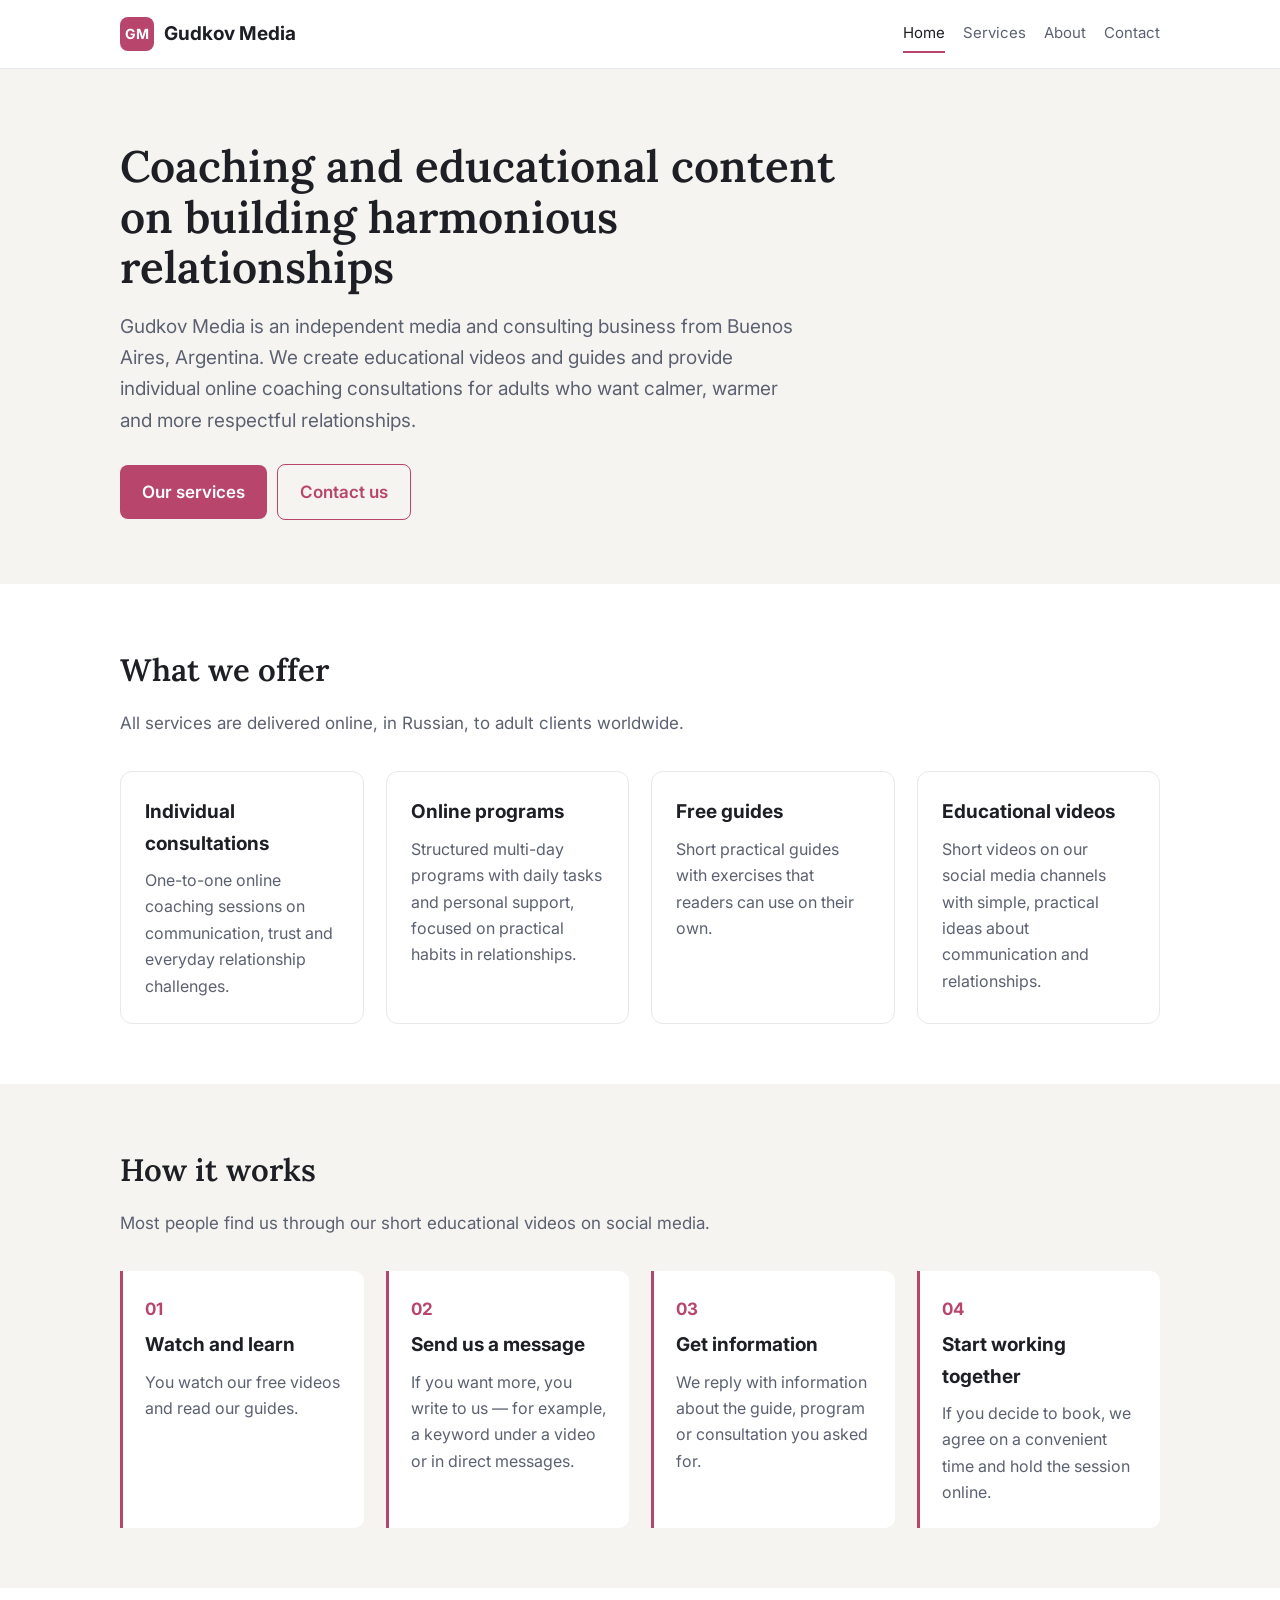
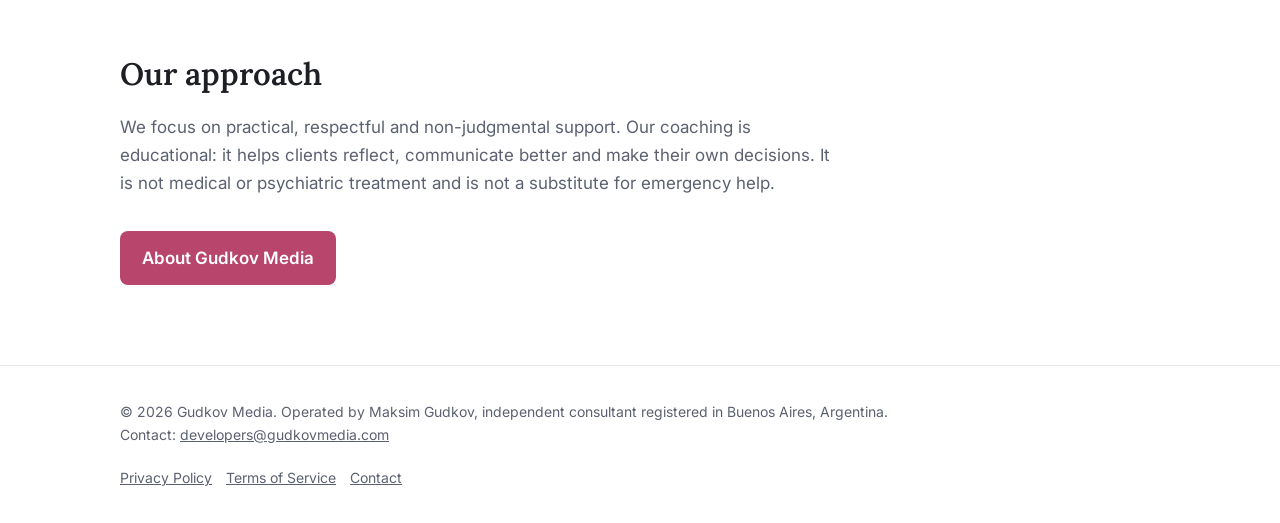
<file: index.html>
<!doctype html>
<html lang="en"><head><meta charset="utf-8"><meta name="viewport" content="width=device-width,initial-scale=1">
<title>Gudkov Media — Coaching on building harmonious relationships</title><meta name="description" content="Gudkov Media provides online coaching consultations, programs and educational content on building harmonious relationships.">
<link rel="preconnect" href="https://fonts.googleapis.com"><link rel="preconnect" href="https://fonts.gstatic.com" crossorigin>
<link href="https://fonts.googleapis.com/css2?family=Inter:wght@400;600;700&family=Lora:wght@600&display=swap" rel="stylesheet">
<link rel="stylesheet" href="/style.css"><link rel="icon" href="/favicon.png">
</head><body>
<header><div class="wrap bar"><a class="logo" href="/"><span class="mark">GM</span>Gudkov Media</a><nav><a href="/" class="on">Home</a><a href="/services.html" class="">Services</a><a href="/about.html" class="">About</a><a href="/contact.html" class="">Contact</a></nav></div></header>
<main>
<div class="hero"><div class="wrap">
<h1>Coaching and educational content on building harmonious relationships</h1>
<p>Gudkov Media is an independent media and consulting business from Buenos Aires, Argentina. We create educational videos and guides and provide individual online coaching consultations for adults who want calmer, warmer and more respectful relationships.</p>
<a class="btn" href="/services.html">Our services</a><a class="btn ghost" href="/contact.html">Contact us</a>
</div></div>

<section><div class="wrap">
<h2>What we offer</h2>
<p class="lead">All services are delivered online, in Russian, to adult clients worldwide.</p>
<div class="grid">
<div class="card"><h3>Individual consultations</h3><p>One-to-one online coaching sessions on communication, trust and everyday relationship challenges.</p></div>
<div class="card"><h3>Online programs</h3><p>Structured multi-day programs with daily tasks and personal support, focused on practical habits in relationships.</p></div>
<div class="card"><h3>Free guides</h3><p>Short practical guides with exercises that readers can use on their own.</p></div>
<div class="card"><h3>Educational videos</h3><p>Short videos on our social media channels with simple, practical ideas about communication and relationships.</p></div>
</div></div></section>

<section class="alt"><div class="wrap">
<h2>How it works</h2>
<p class="lead">Most people find us through our short educational videos on social media.</p>
<div class="steps">
<div class="step"><h3>Watch and learn</h3><p>You watch our free videos and read our guides.</p></div>
<div class="step"><h3>Send us a message</h3><p>If you want more, you write to us — for example, a keyword under a video or in direct messages.</p></div>
<div class="step"><h3>Get information</h3><p>We reply with information about the guide, program or consultation you asked for.</p></div>
<div class="step"><h3>Start working together</h3><p>If you decide to book, we agree on a convenient time and hold the session online.</p></div>
</div></div></section>

<section><div class="wrap">
<h2>Our approach</h2>
<p class="lead">We focus on practical, respectful and non-judgmental support. Our coaching is educational: it helps clients reflect, communicate better and make their own decisions. It is not medical or psychiatric treatment and is not a substitute for emergency help.</p>
<a class="btn" href="/about.html">About Gudkov Media</a>
</div></section>

</main>
<footer><div class="wrap fgrid">
<div>&copy; 2026 Gudkov Media. Operated by Maksim Gudkov, independent consultant registered in Buenos Aires, Argentina.<br>Contact: <a href="mailto:developers@gudkovmedia.com">developers@gudkovmedia.com</a></div>
<div><a href="/privacy.html">Privacy Policy</a><a href="/terms.html">Terms of Service</a><a href="/contact.html">Contact</a></div>
</div></footer>
</body></html>
</file>
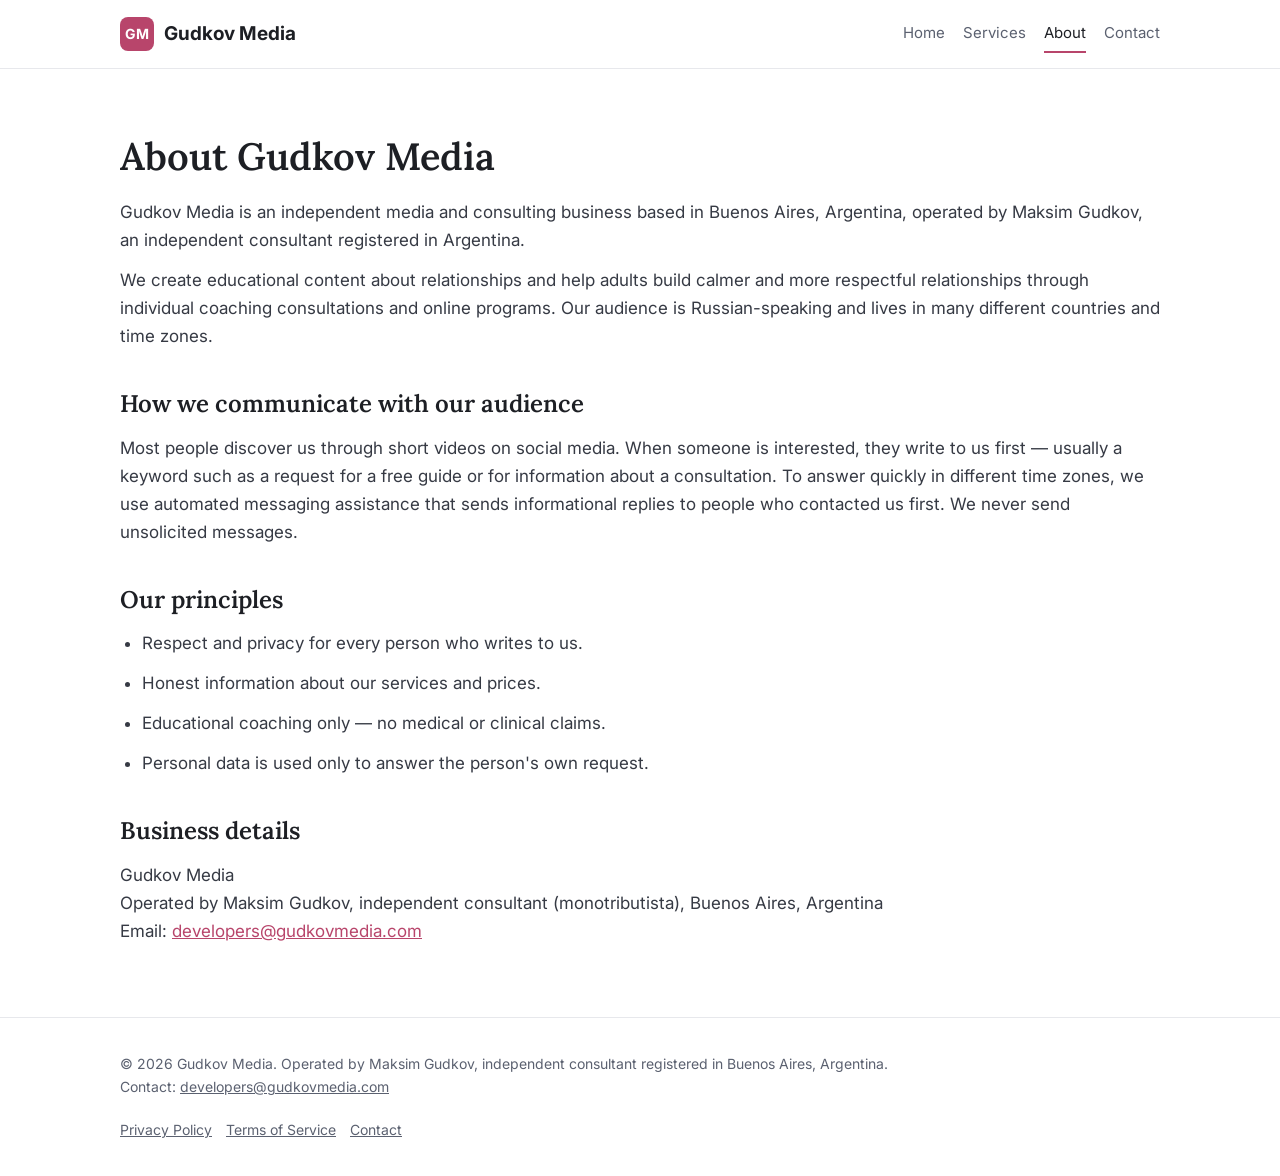
<file: about.html>
<!doctype html>
<html lang="en"><head><meta charset="utf-8"><meta name="viewport" content="width=device-width,initial-scale=1">
<title>About — Gudkov Media</title><meta name="description" content="About Gudkov Media, an independent media and coaching business from Buenos Aires, Argentina.">
<link rel="preconnect" href="https://fonts.googleapis.com"><link rel="preconnect" href="https://fonts.gstatic.com" crossorigin>
<link href="https://fonts.googleapis.com/css2?family=Inter:wght@400;600;700&family=Lora:wght@600&display=swap" rel="stylesheet">
<link rel="stylesheet" href="/style.css"><link rel="icon" href="/favicon.png">
</head><body>
<header><div class="wrap bar"><a class="logo" href="/"><span class="mark">GM</span>Gudkov Media</a><nav><a href="/" class="">Home</a><a href="/services.html" class="">Services</a><a href="/about.html" class="on">About</a><a href="/contact.html" class="">Contact</a></nav></div></header>
<main>
<div class="page"><div class="wrap">
<h1>About Gudkov Media</h1>
<p>Gudkov Media is an independent media and consulting business based in Buenos Aires, Argentina, operated by Maksim Gudkov, an independent consultant registered in Argentina.</p>
<p>We create educational content about relationships and help adults build calmer and more respectful relationships through individual coaching consultations and online programs. Our audience is Russian-speaking and lives in many different countries and time zones.</p>

<h2>How we communicate with our audience</h2>
<p>Most people discover us through short videos on social media. When someone is interested, they write to us first — usually a keyword such as a request for a free guide or for information about a consultation. To answer quickly in different time zones, we use automated messaging assistance that sends informational replies to people who contacted us first. We never send unsolicited messages.</p>

<h2>Our principles</h2>
<ul>
<li>Respect and privacy for every person who writes to us.</li>
<li>Honest information about our services and prices.</li>
<li>Educational coaching only — no medical or clinical claims.</li>
<li>Personal data is used only to answer the person's own request.</li>
</ul>

<h2>Business details</h2>
<p>Gudkov Media<br>Operated by Maksim Gudkov, independent consultant (monotributista), Buenos Aires, Argentina<br>Email: <a href="mailto:developers@gudkovmedia.com">developers@gudkovmedia.com</a></p>
</div></div>

</main>
<footer><div class="wrap fgrid">
<div>&copy; 2026 Gudkov Media. Operated by Maksim Gudkov, independent consultant registered in Buenos Aires, Argentina.<br>Contact: <a href="mailto:developers@gudkovmedia.com">developers@gudkovmedia.com</a></div>
<div><a href="/privacy.html">Privacy Policy</a><a href="/terms.html">Terms of Service</a><a href="/contact.html">Contact</a></div>
</div></footer>
</body></html>
</file>
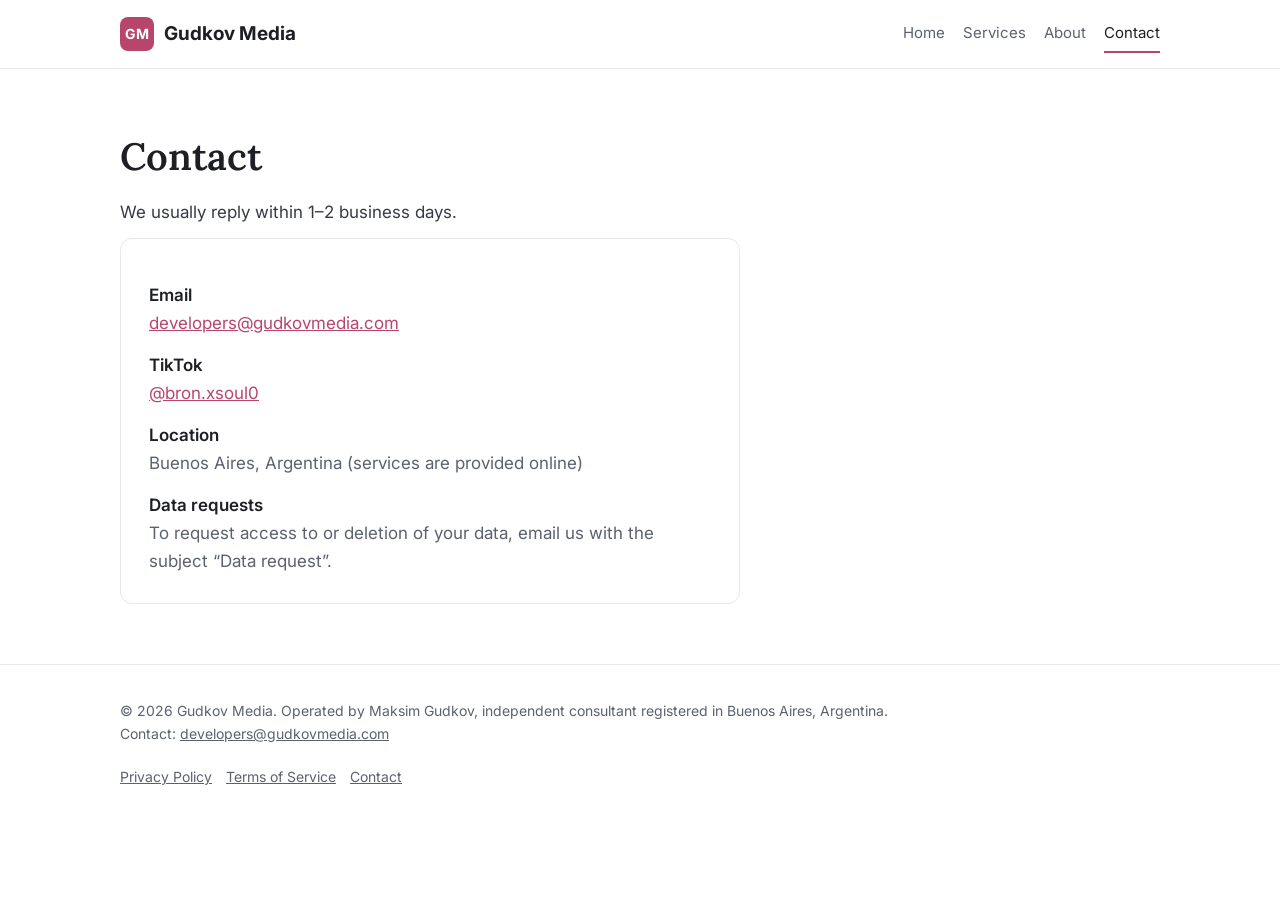
<file: contact.html>
<!doctype html>
<html lang="en"><head><meta charset="utf-8"><meta name="viewport" content="width=device-width,initial-scale=1">
<title>Contact — Gudkov Media</title><meta name="description" content="Contact Gudkov Media.">
<link rel="preconnect" href="https://fonts.googleapis.com"><link rel="preconnect" href="https://fonts.gstatic.com" crossorigin>
<link href="https://fonts.googleapis.com/css2?family=Inter:wght@400;600;700&family=Lora:wght@600&display=swap" rel="stylesheet">
<link rel="stylesheet" href="/style.css"><link rel="icon" href="/favicon.png">
</head><body>
<header><div class="wrap bar"><a class="logo" href="/"><span class="mark">GM</span>Gudkov Media</a><nav><a href="/" class="">Home</a><a href="/services.html" class="">Services</a><a href="/about.html" class="">About</a><a href="/contact.html" class="on">Contact</a></nav></div></header>
<main>
<div class="page"><div class="wrap">
<h1>Contact</h1>
<p>We usually reply within 1–2 business days.</p>
<div class="contact-box"><dl>
<dt>Email</dt><dd><a href="mailto:developers@gudkovmedia.com">developers@gudkovmedia.com</a></dd>
<dt>TikTok</dt><dd><a href="https://www.tiktok.com/@bron.xsoul0" rel="noopener">@bron.xsoul0</a></dd>
<dt>Location</dt><dd>Buenos Aires, Argentina (services are provided online)</dd>
<dt>Data requests</dt><dd>To request access to or deletion of your data, email us with the subject “Data request”.</dd>
</dl></div>
</div></div>

</main>
<footer><div class="wrap fgrid">
<div>&copy; 2026 Gudkov Media. Operated by Maksim Gudkov, independent consultant registered in Buenos Aires, Argentina.<br>Contact: <a href="mailto:developers@gudkovmedia.com">developers@gudkovmedia.com</a></div>
<div><a href="/privacy.html">Privacy Policy</a><a href="/terms.html">Terms of Service</a><a href="/contact.html">Contact</a></div>
</div></footer>
</body></html>
</file>
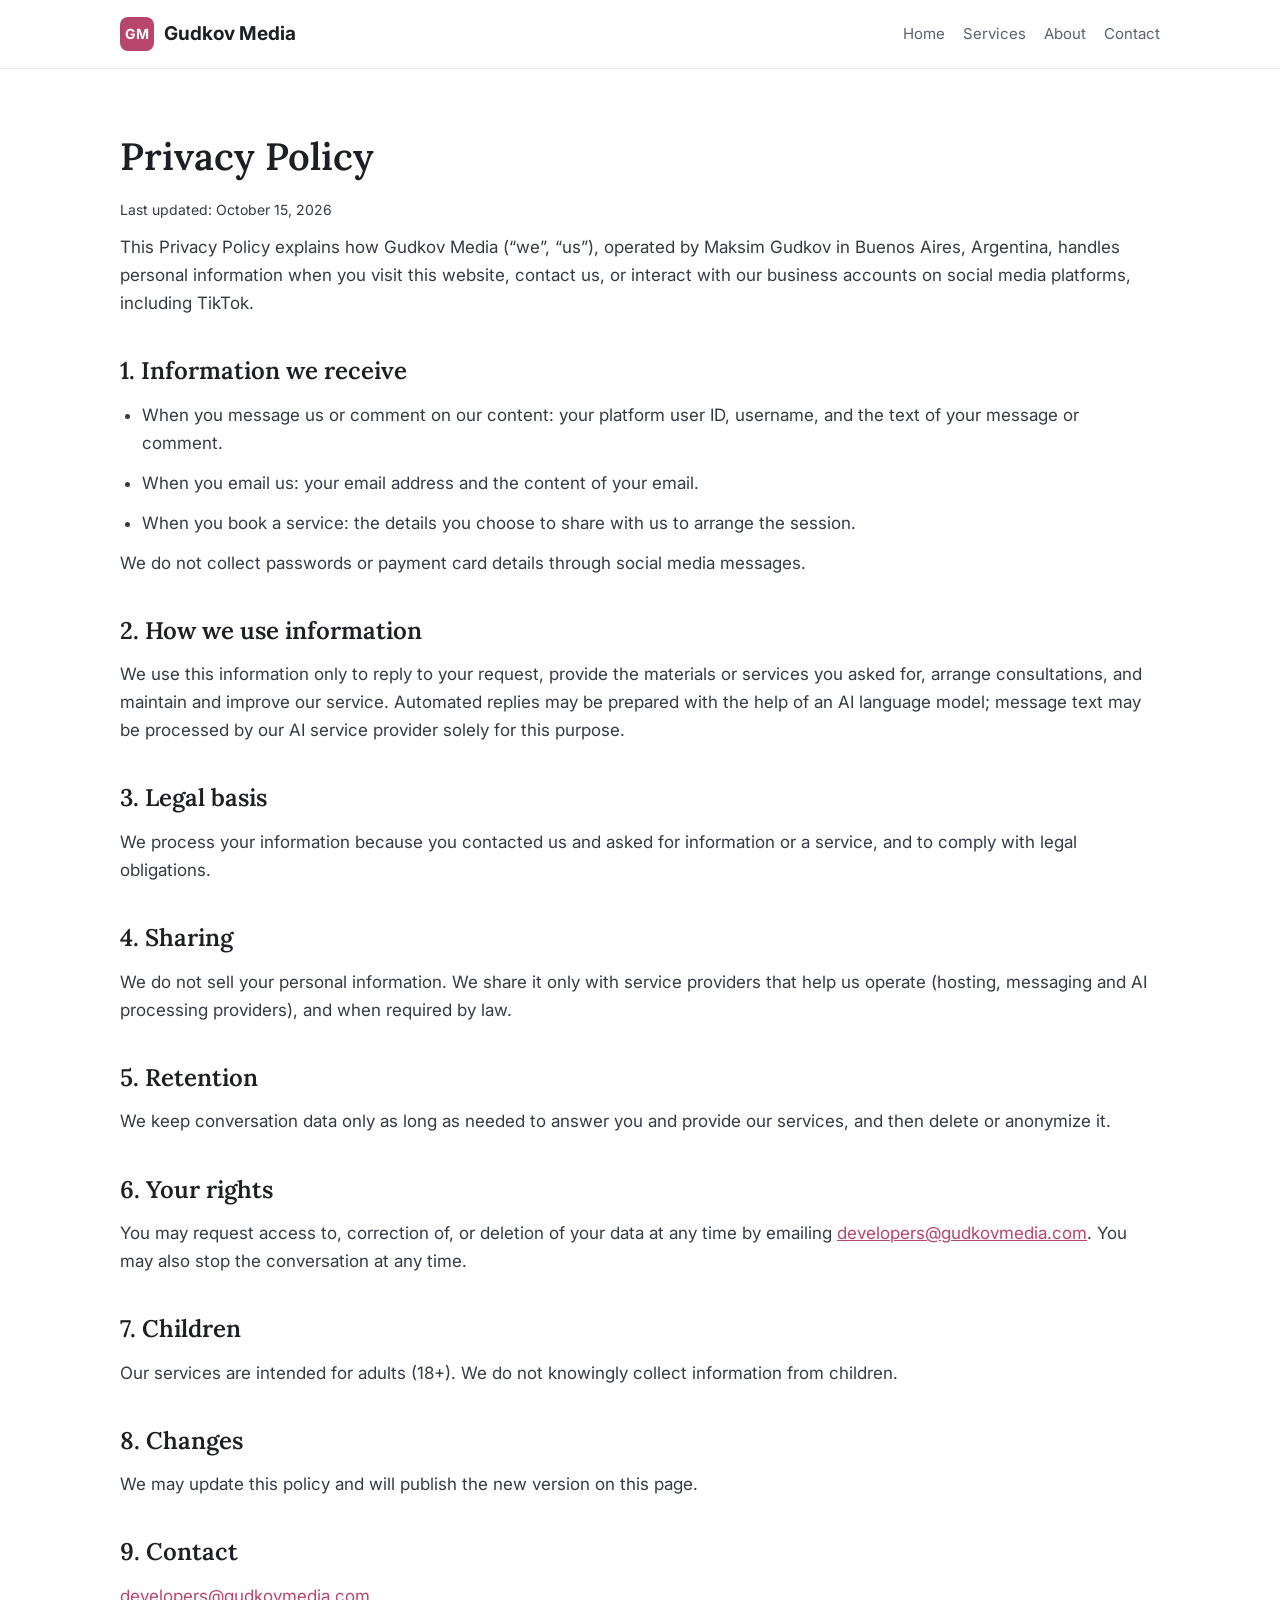
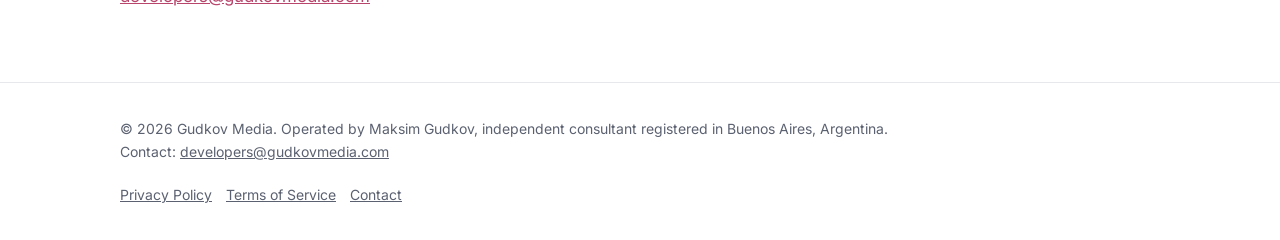
<file: privacy.html>
<!doctype html>
<html lang="en"><head><meta charset="utf-8"><meta name="viewport" content="width=device-width,initial-scale=1">
<title>Privacy Policy — Gudkov Media</title><meta name="description" content="Privacy Policy of Gudkov Media.">
<link rel="preconnect" href="https://fonts.googleapis.com"><link rel="preconnect" href="https://fonts.gstatic.com" crossorigin>
<link href="https://fonts.googleapis.com/css2?family=Inter:wght@400;600;700&family=Lora:wght@600&display=swap" rel="stylesheet">
<link rel="stylesheet" href="/style.css"><link rel="icon" href="/favicon.png">
</head><body>
<header><div class="wrap bar"><a class="logo" href="/"><span class="mark">GM</span>Gudkov Media</a><nav><a href="/" class="">Home</a><a href="/services.html" class="">Services</a><a href="/about.html" class="">About</a><a href="/contact.html" class="">Contact</a></nav></div></header>
<main>
<div class="page"><div class="wrap">
<h1>Privacy Policy</h1><p class="note">Last updated: October 15, 2026</p>
<p>This Privacy Policy explains how Gudkov Media (“we”, “us”), operated by Maksim Gudkov in Buenos Aires, Argentina, handles personal information when you visit this website, contact us, or interact with our business accounts on social media platforms, including TikTok.</p>
<h2>1. Information we receive</h2>
<ul><li>When you message us or comment on our content: your platform user ID, username, and the text of your message or comment.</li>
<li>When you email us: your email address and the content of your email.</li>
<li>When you book a service: the details you choose to share with us to arrange the session.</li></ul>
<p>We do not collect passwords or payment card details through social media messages.</p>
<h2>2. How we use information</h2>
<p>We use this information only to reply to your request, provide the materials or services you asked for, arrange consultations, and maintain and improve our service. Automated replies may be prepared with the help of an AI language model; message text may be processed by our AI service provider solely for this purpose.</p>
<h2>3. Legal basis</h2><p>We process your information because you contacted us and asked for information or a service, and to comply with legal obligations.</p>
<h2>4. Sharing</h2><p>We do not sell your personal information. We share it only with service providers that help us operate (hosting, messaging and AI processing providers), and when required by law.</p>
<h2>5. Retention</h2><p>We keep conversation data only as long as needed to answer you and provide our services, and then delete or anonymize it.</p>
<h2>6. Your rights</h2><p>You may request access to, correction of, or deletion of your data at any time by emailing <a href="mailto:developers@gudkovmedia.com">developers@gudkovmedia.com</a>. You may also stop the conversation at any time.</p>
<h2>7. Children</h2><p>Our services are intended for adults (18+). We do not knowingly collect information from children.</p>
<h2>8. Changes</h2><p>We may update this policy and will publish the new version on this page.</p>
<h2>9. Contact</h2><p><a href="mailto:developers@gudkovmedia.com">developers@gudkovmedia.com</a></p>
</div></div>

</main>
<footer><div class="wrap fgrid">
<div>&copy; 2026 Gudkov Media. Operated by Maksim Gudkov, independent consultant registered in Buenos Aires, Argentina.<br>Contact: <a href="mailto:developers@gudkovmedia.com">developers@gudkovmedia.com</a></div>
<div><a href="/privacy.html">Privacy Policy</a><a href="/terms.html">Terms of Service</a><a href="/contact.html">Contact</a></div>
</div></footer>
</body></html>
</file>
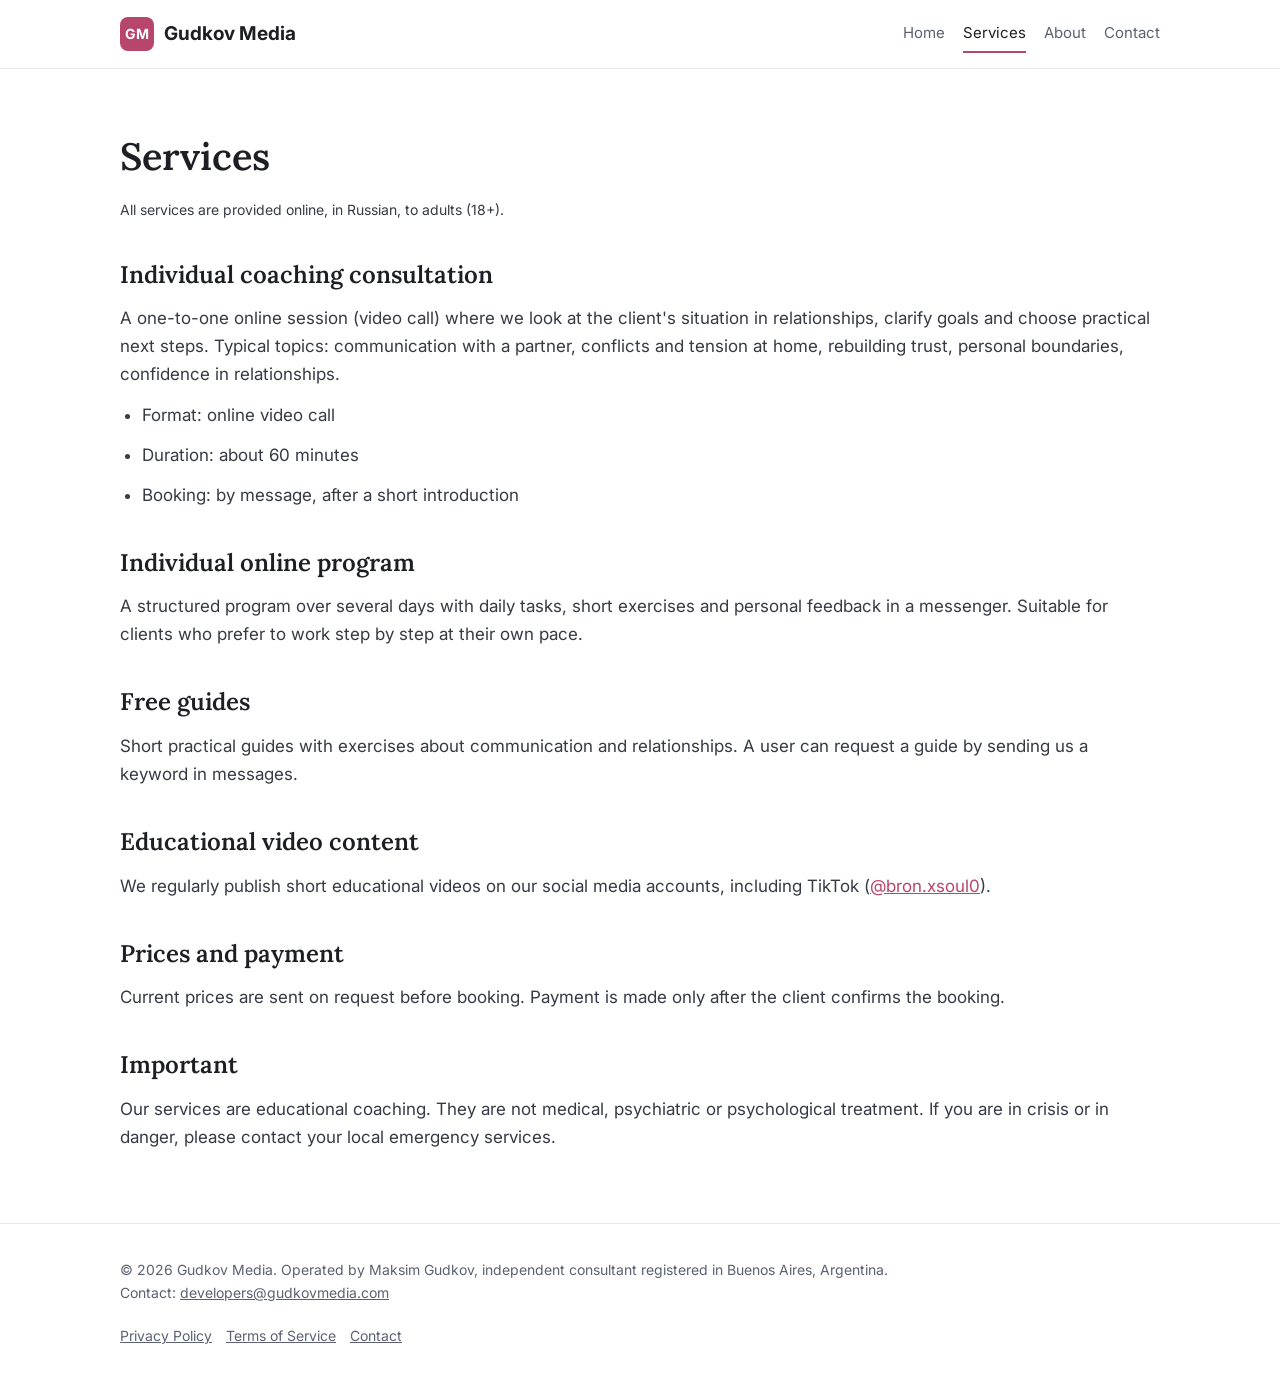
<file: services.html>
<!doctype html>
<html lang="en"><head><meta charset="utf-8"><meta name="viewport" content="width=device-width,initial-scale=1">
<title>Services — Gudkov Media</title><meta name="description" content="Online coaching consultations, programs, guides and educational videos on building harmonious relationships.">
<link rel="preconnect" href="https://fonts.googleapis.com"><link rel="preconnect" href="https://fonts.gstatic.com" crossorigin>
<link href="https://fonts.googleapis.com/css2?family=Inter:wght@400;600;700&family=Lora:wght@600&display=swap" rel="stylesheet">
<link rel="stylesheet" href="/style.css"><link rel="icon" href="/favicon.png">
</head><body>
<header><div class="wrap bar"><a class="logo" href="/"><span class="mark">GM</span>Gudkov Media</a><nav><a href="/" class="">Home</a><a href="/services.html" class="on">Services</a><a href="/about.html" class="">About</a><a href="/contact.html" class="">Contact</a></nav></div></header>
<main>
<div class="page"><div class="wrap">
<h1>Services</h1>
<p class="note">All services are provided online, in Russian, to adults (18+).</p>

<h2>Individual coaching consultation</h2>
<p>A one-to-one online session (video call) where we look at the client's situation in relationships, clarify goals and choose practical next steps. Typical topics: communication with a partner, conflicts and tension at home, rebuilding trust, personal boundaries, confidence in relationships.</p>
<ul><li>Format: online video call</li><li>Duration: about 60 minutes</li><li>Booking: by message, after a short introduction</li></ul>

<h2>Individual online program</h2>
<p>A structured program over several days with daily tasks, short exercises and personal feedback in a messenger. Suitable for clients who prefer to work step by step at their own pace.</p>

<h2>Free guides</h2>
<p>Short practical guides with exercises about communication and relationships. A user can request a guide by sending us a keyword in messages.</p>

<h2>Educational video content</h2>
<p>We regularly publish short educational videos on our social media accounts, including TikTok (<a href="https://www.tiktok.com/@bron.xsoul0" rel="noopener">@bron.xsoul0</a>).</p>

<h2>Prices and payment</h2>
<p>Current prices are sent on request before booking. Payment is made only after the client confirms the booking.</p>

<h2>Important</h2>
<p>Our services are educational coaching. They are not medical, psychiatric or psychological treatment. If you are in crisis or in danger, please contact your local emergency services.</p>
</div></div>

</main>
<footer><div class="wrap fgrid">
<div>&copy; 2026 Gudkov Media. Operated by Maksim Gudkov, independent consultant registered in Buenos Aires, Argentina.<br>Contact: <a href="mailto:developers@gudkovmedia.com">developers@gudkovmedia.com</a></div>
<div><a href="/privacy.html">Privacy Policy</a><a href="/terms.html">Terms of Service</a><a href="/contact.html">Contact</a></div>
</div></footer>
</body></html>
</file>
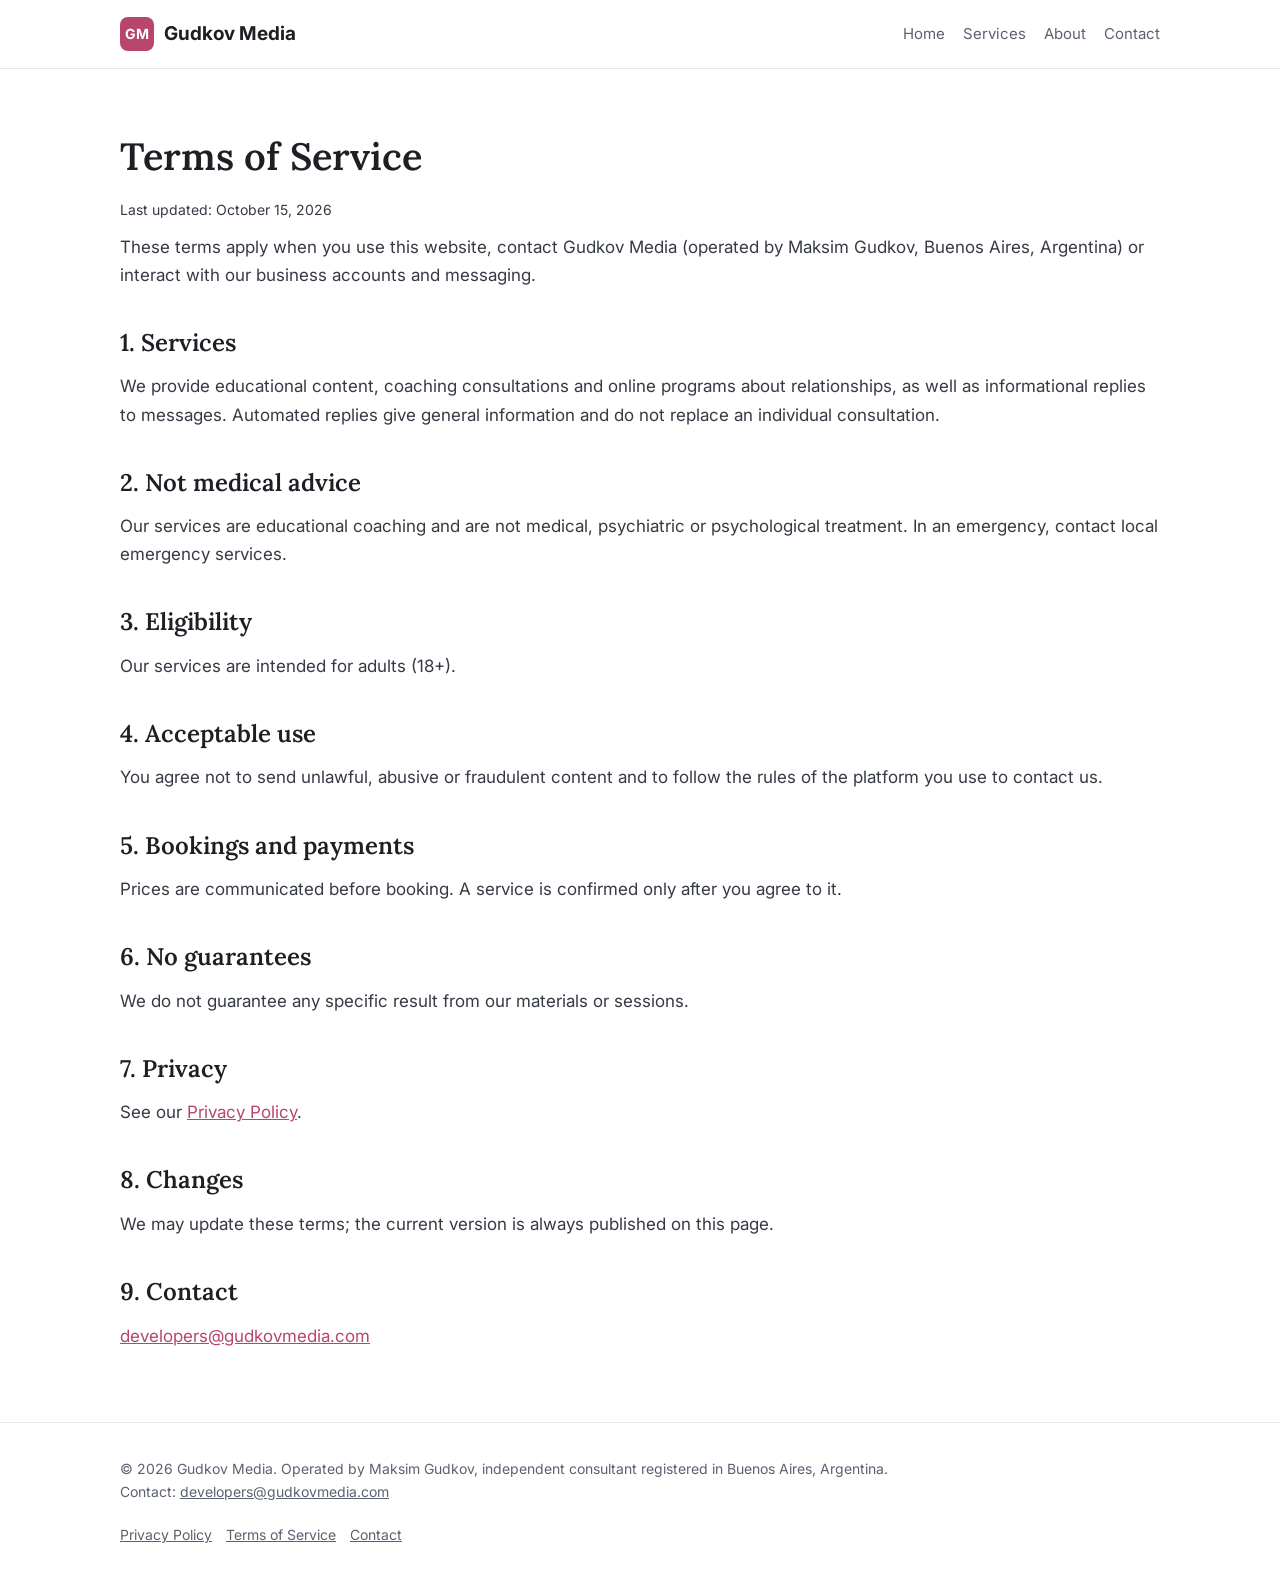
<file: terms.html>
<!doctype html>
<html lang="en"><head><meta charset="utf-8"><meta name="viewport" content="width=device-width,initial-scale=1">
<title>Terms of Service — Gudkov Media</title><meta name="description" content="Terms of Service of Gudkov Media.">
<link rel="preconnect" href="https://fonts.googleapis.com"><link rel="preconnect" href="https://fonts.gstatic.com" crossorigin>
<link href="https://fonts.googleapis.com/css2?family=Inter:wght@400;600;700&family=Lora:wght@600&display=swap" rel="stylesheet">
<link rel="stylesheet" href="/style.css"><link rel="icon" href="/favicon.png">
</head><body>
<header><div class="wrap bar"><a class="logo" href="/"><span class="mark">GM</span>Gudkov Media</a><nav><a href="/" class="">Home</a><a href="/services.html" class="">Services</a><a href="/about.html" class="">About</a><a href="/contact.html" class="">Contact</a></nav></div></header>
<main>
<div class="page"><div class="wrap">
<h1>Terms of Service</h1><p class="note">Last updated: October 15, 2026</p>
<p>These terms apply when you use this website, contact Gudkov Media (operated by Maksim Gudkov, Buenos Aires, Argentina) or interact with our business accounts and messaging.</p>
<h2>1. Services</h2><p>We provide educational content, coaching consultations and online programs about relationships, as well as informational replies to messages. Automated replies give general information and do not replace an individual consultation.</p>
<h2>2. Not medical advice</h2><p>Our services are educational coaching and are not medical, psychiatric or psychological treatment. In an emergency, contact local emergency services.</p>
<h2>3. Eligibility</h2><p>Our services are intended for adults (18+).</p>
<h2>4. Acceptable use</h2><p>You agree not to send unlawful, abusive or fraudulent content and to follow the rules of the platform you use to contact us.</p>
<h2>5. Bookings and payments</h2><p>Prices are communicated before booking. A service is confirmed only after you agree to it.</p>
<h2>6. No guarantees</h2><p>We do not guarantee any specific result from our materials or sessions.</p>
<h2>7. Privacy</h2><p>See our <a href="/privacy.html">Privacy Policy</a>.</p>
<h2>8. Changes</h2><p>We may update these terms; the current version is always published on this page.</p>
<h2>9. Contact</h2><p><a href="mailto:developers@gudkovmedia.com">developers@gudkovmedia.com</a></p>
</div></div>

</main>
<footer><div class="wrap fgrid">
<div>&copy; 2026 Gudkov Media. Operated by Maksim Gudkov, independent consultant registered in Buenos Aires, Argentina.<br>Contact: <a href="mailto:developers@gudkovmedia.com">developers@gudkovmedia.com</a></div>
<div><a href="/privacy.html">Privacy Policy</a><a href="/terms.html">Terms of Service</a><a href="/contact.html">Contact</a></div>
</div></footer>
</body></html>
</file>
<file: style.css>
:root{--ink:#1d1f24;--muted:#5b6170;--line:#e7e8ec;--bg:#ffffff;--soft:#f6f4f1;--accent:#b8456b;--accent-ink:#ffffff}
*{box-sizing:border-box;margin:0;padding:0}
body{font-family:'Inter',system-ui,-apple-system,Segoe UI,Roboto,Arial,sans-serif;color:var(--ink);background:var(--bg);line-height:1.65;font-size:17px}
a{color:var(--accent)}
.wrap{max-width:1080px;margin:0 auto;padding:0 20px}
header{border-bottom:1px solid var(--line);background:#fff;position:sticky;top:0;z-index:5}
.bar{display:flex;align-items:center;justify-content:space-between;gap:16px;min-height:68px;flex-wrap:wrap}
.logo{display:flex;align-items:center;gap:10px;font-weight:700;font-size:19px;color:var(--ink);text-decoration:none}
.logo span.mark{width:34px;height:34px;border-radius:8px;background:var(--accent);color:#fff;display:flex;align-items:center;justify-content:center;font-size:14px;letter-spacing:.5px}
nav{display:flex;gap:18px;flex-wrap:wrap}
nav a{color:var(--muted);text-decoration:none;font-size:15px;padding:6px 0}
nav a.on,nav a:hover{color:var(--ink);border-bottom:2px solid var(--accent)}
.hero{background:var(--soft);padding:72px 0 64px}
.hero h1{font-family:'Lora',Georgia,serif;font-size:44px;line-height:1.15;max-width:760px;margin-bottom:18px;font-weight:600}
.hero p{font-size:19px;color:var(--muted);max-width:680px;margin-bottom:28px}
.btn{display:inline-block;background:var(--accent);color:var(--accent-ink);padding:13px 22px;border-radius:8px;text-decoration:none;font-weight:600}
.btn.ghost{background:transparent;color:var(--accent);border:1.5px solid var(--accent);margin-left:10px}
section{padding:60px 0}
section.alt{background:var(--soft)}
h2{font-family:'Lora',Georgia,serif;font-size:31px;margin-bottom:14px;font-weight:600}
h3{font-size:19px;margin-bottom:8px}
.lead{color:var(--muted);max-width:720px;margin-bottom:34px}
.grid{display:grid;grid-template-columns:repeat(auto-fit,minmax(240px,1fr));gap:22px}
.card{border:1px solid var(--line);border-radius:12px;padding:24px;background:#fff}
.card p{color:var(--muted);font-size:16px}
.steps{counter-reset:s;display:grid;grid-template-columns:repeat(auto-fit,minmax(220px,1fr));gap:22px}
.step{position:relative;padding:24px 22px 22px 22px;border-left:3px solid var(--accent);background:#fff;border-radius:0 10px 10px 0}
.step:before{counter-increment:s;content:"0" counter(s);font-weight:700;color:var(--accent);display:block;margin-bottom:6px}
.step p{color:var(--muted);font-size:16px}
.page{padding:56px 0 40px}
.page h1{font-family:'Lora',Georgia,serif;font-size:38px;margin-bottom:10px;font-weight:600}
.page h2{font-size:24px;margin:34px 0 10px}
.page p,.page li{color:#363a44;margin-bottom:12px}
.page ul{padding-left:22px}
.note{font-size:14px;color:var(--muted)}
.contact-box{border:1px solid var(--line);border-radius:12px;padding:28px;max-width:620px;background:#fff}
.contact-box dt{font-weight:600;margin-top:14px}
.contact-box dd{color:var(--muted)}
footer{border-top:1px solid var(--line);padding:34px 0;margin-top:20px;font-size:14px;color:var(--muted)}
.fgrid{display:flex;justify-content:space-between;gap:20px;flex-wrap:wrap}
footer a{color:var(--muted);margin-right:14px}
@media (max-width:640px){.hero h1{font-size:32px}.hero{padding:48px 0}h2{font-size:26px}.btn.ghost{margin:10px 0 0 0}nav{gap:12px}}
</file>
